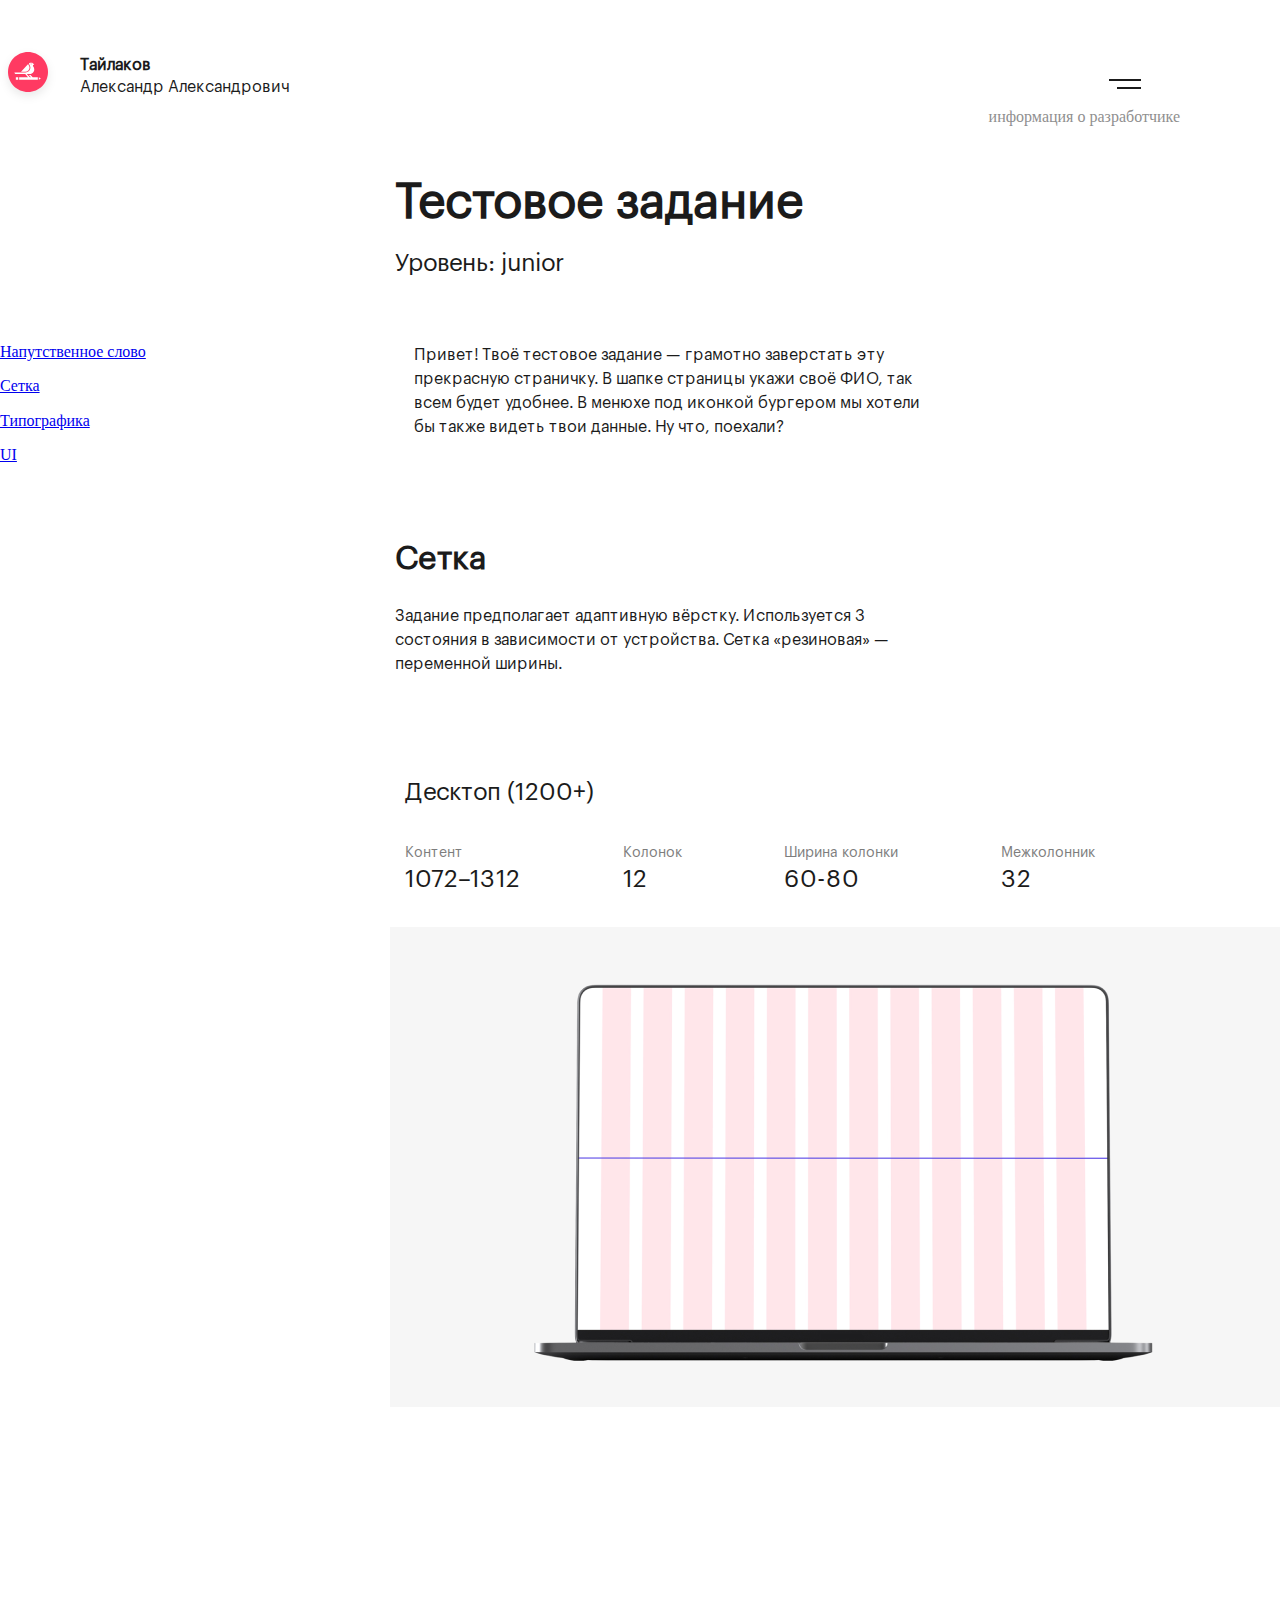
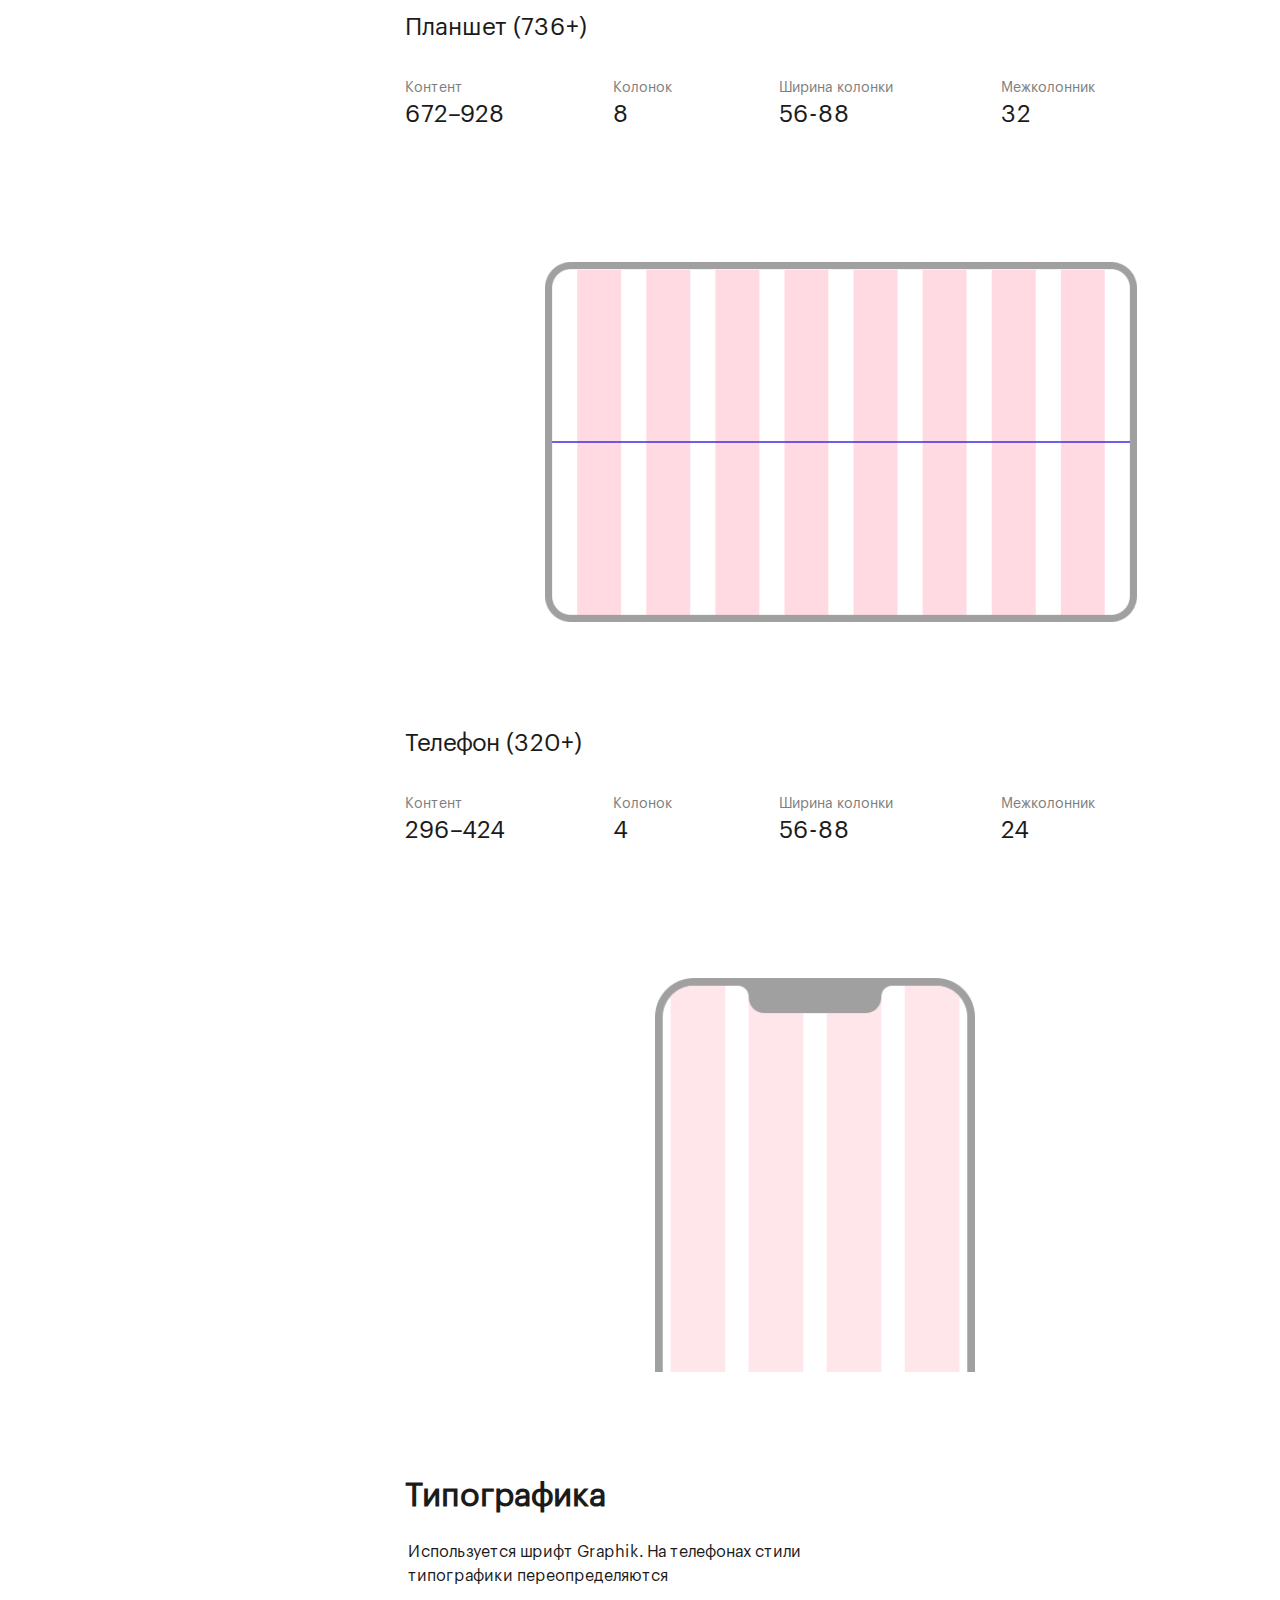
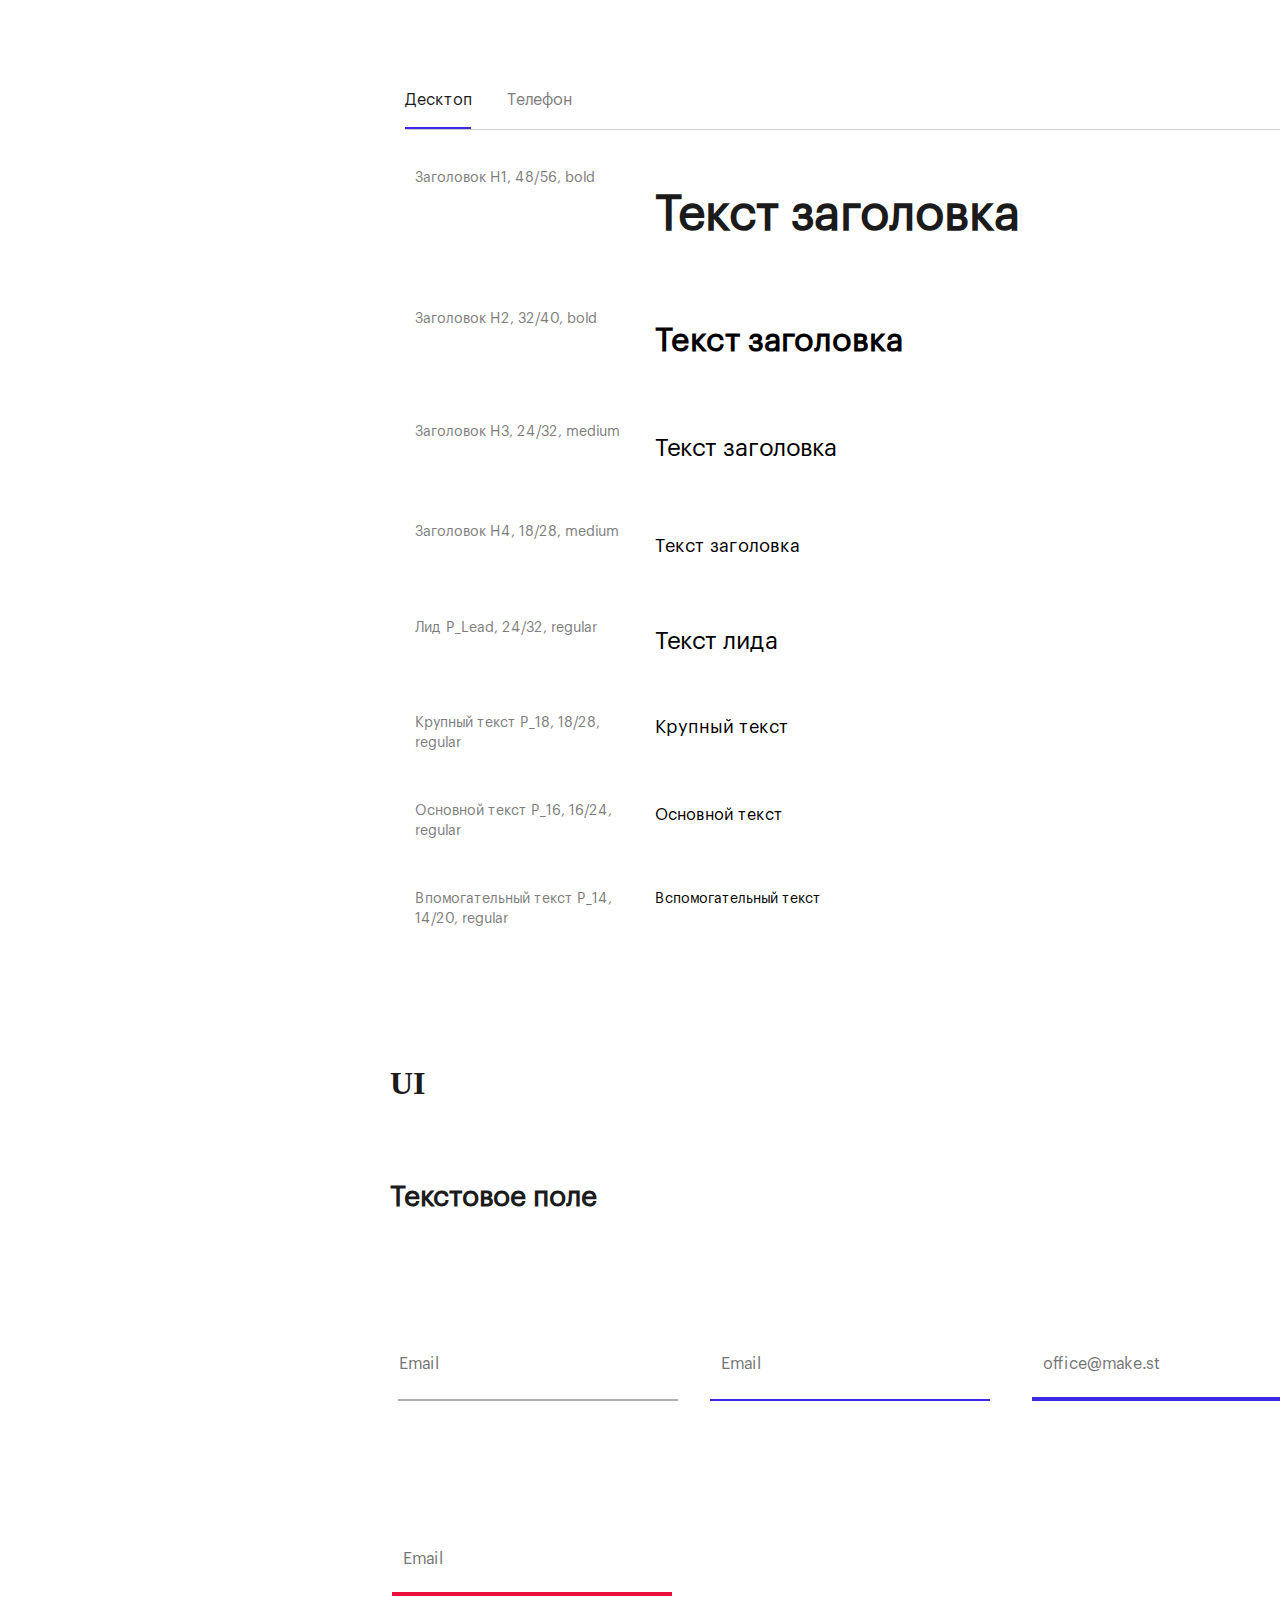
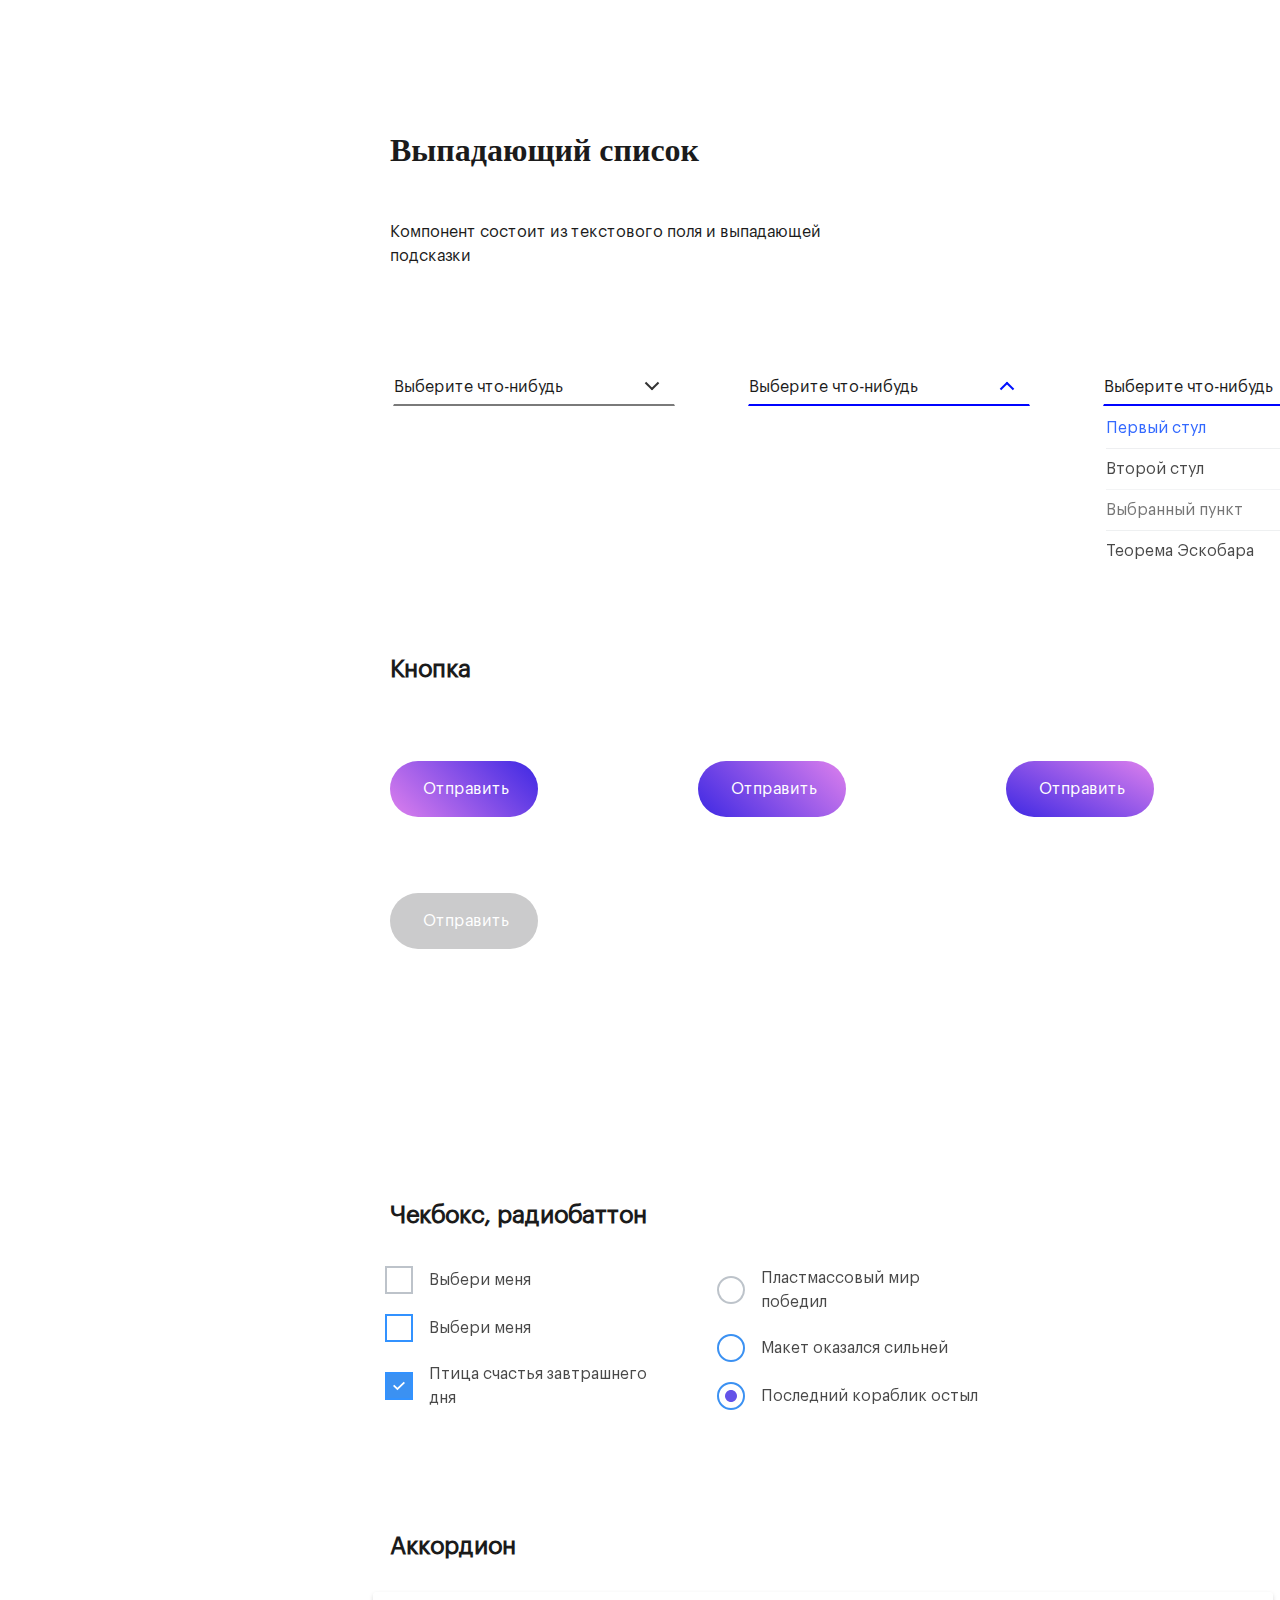
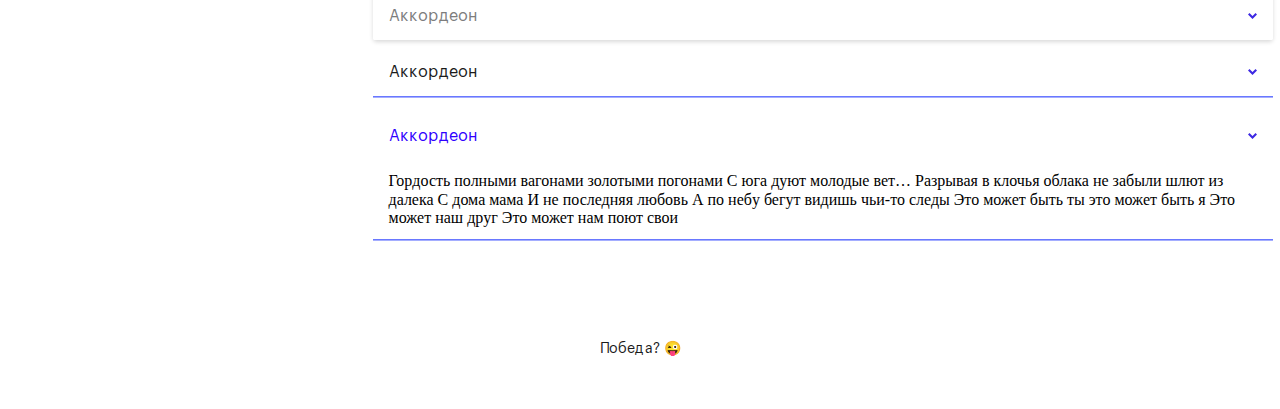
<file: Tailakov_Test_Task/index.html>
<!DOCTYPE html>
<html lang="ru">

<head>
  <meta charset="UTF-8">
  <meta name="viewport" content="width=device-width, initial-scale=1.0">
  <meta name="description" content="Callium - продажа дизайнерской мебели">
  <title>Тестовое задание</title>
  <link rel="preload" href="fonts/open-sans.woff2" as="font" crossorigin="anonymous">
  <link rel="preload" href="fonts/GraphikLCG-Regular.woff2" as="font" crossorigin="anonymous">
  <link rel="stylesheet" href="css/normalize.css">
  <link rel="stylesheet" href="css/style.css">
</head>

<body>
  <header class="page-header">
    <div class="logo_author_name">
      <div class="logo"><img src="img/logo_make.svg" alt="logo_make"></div>
      <div class="name_parts">
        <div class="surname">Тайлаков</div>
        <div class="name">Александр Александрович</div>
      </div>
      <div class="logo_menu" id="burgerIcon"><a href="Data_Tailakov_AA.html"><img src="img/ico_menu.svg" alt="logo_menu"></a>
        <div class="About_author">информация о разработчике</div>
      </div>
      
    </div>
    <div class="header_content">
      <div class="name_task">Тестовое задание</div>
      <div class="level">Уровень: junior</div>
    </div>
    <div class="level_content">
      <div class="level_menu">
        <div class="column_menu"><a href="#level_menu_content">Напутственное слово</a></div>
        <div class="column_menu"><a href="#grid">Сетка</a></div>
        <div class="column_menu"><a href="#Chapel">Типографика</a></div>
        <div class="column_menu"><a href="#UI">UI</a></div>
      </div>
      <div id="level_menu_content" class="level_menu_content">
        Привет! Твоё тестовое задание — грамотно заверстать эту прекрасную страничку.
        В шапке страницы укажи своё ФИО, так всем будет удобнее.
        В менюхе под иконкой бургером мы хотели бы также видеть твои данные.
        Ну что, поехали?</div>
    </div>
    <div id="grid" class="grid">
      <div class="grid_name">
        Сетка
      </div>
      <div class="grid_content">
        Задание предполагает адаптивную вёрстку.
        Используется 3 состояния в зависимости от устройства.
        Сетка «резиновая» — переменной ширины.
      </div>
    </div>
  </header>

  <main class="main_content">
    <div class="container">
      <div class="container_name">Десктоп (1200+)</div>
      <div class="row">
        <div class="column">Контент
          <div class="Colomn_content">1072–1312</div>
        </div>
        <div class="column">Колонок
          <div class="Colomn_content">12</div>
        </div>
        <div class="column">Ширина колонки
          <div class="Colomn_content">60-80</div>
        </div>
        <div class="column">Межколонник
          <div class="Colomn_content">32</div>
        </div>
      </div>
      <div class="desktop_IMG">
        <img src="img/mac_book.png" alt="mac_book">
      </div>
    </div>

    <div class="container">
      <div class="container_name">Планшет (736+)</div>
      <div class="row">
        <div class="column">Контент
          <div class="Colomn_content">672–928</div>
        </div>
        <div class="column">Колонок
          <div class="Colomn_content">8</div>
        </div>
        <div class="column">Ширина колонки
          <div class="Colomn_content">56-88</div>
        </div>
        <div class="column">Межколонник
          <div class="Colomn_content">32</div>
        </div>
      </div>
      <div class="Tablet_IMG">
        <img src="img/Tablet.png" alt="Tablet">
      </div>
    </div>

    <div class="container">
      <div class="container_name">Телефон (320+)</div>
      <div class="row">
        <div class="column">Контент
          <div class="Colomn_content">296–424</div>
        </div>
        <div class="column">Колонок
          <div class="Colomn_content">4</div>
        </div>
        <div class="column">Ширина колонки
          <div class="Colomn_content">56-88</div>
        </div>
        <div class="column">Межколонник
          <div class="Colomn_content">24</div>
        </div>
      </div>
      <div class="Telephone_IMG">
        <img src="img/Telephone.png" alt="Telephone">
      </div>
    </div>

    <div id="Chapel" class="Chapel">
      <div class="chapel_name"> Типографика </div>
      <div class="chapel_description">
        Используется шрифт Graphik.
        На телефонах стили типографики переопределяются
      </div>
      <div class="chapel_type">
        <div class="chapel_desktop">Десктоп
          <div class="rectangle_chapel_desktop">
            <img src="img/Rectangle_chapel.svg" alt="rectangle">
          </div>
        </div>
        <div class="chapel_phone">Телефон
          <div class="rectangle_chapel_phone">
            <img src="img/Rectangle_chapel.svg" alt="rectangle">
          </div>
        </div>
        <div class="chapel_rectangle_all">
          <img src="img/Rectangle_all.svg" alt="rectangle_all">
        </div>
      </div>

      <div class="chapel_pair">
        <div class="chapel_item">
          <p>Заголовок H1, 48/56, bold</p>
        </div>
        <div class="chapel_item_right">
          <h1>Текст заголовка</h1>
        </div>
      </div>

      <div class="chapel_pair">
        <div class="chapel_item">
          <p>Заголовок H2, 32/40, bold</p>
        </div>
        <div class="chapel_item_right">
          <h2>Текст заголовка</h2>
        </div>
      </div>

      <div class="chapel_pair">
        <div class="chapel_item">
          <p>Заголовок H3, 24/32, medium</p>
        </div>
        <div class="chapel_item_right">
          <h3>Текст заголовка</h3>
        </div>
      </div>

      <div class="chapel_pair">
        <div class="chapel_item">
          <p>Заголовок H4, 18/28, medium</p>
        </div>
        <div class="chapel_item_right">
          <h4>Текст заголовка</h4>
        </div>
      </div>

      <div class="chapel_pair">
        <div class="chapel_item">
          <p>Лид P_Lead, 24/32, regular</p>
        </div>
        <div class="chapel_item_right">
          <p class="Text_lead">Текст лида</p>
        </div>
      </div>

      <div class="chapel_pair">
        <div class="chapel_item">
          <p>Крупный текст P_18, 18/28, regular</p>
        </div>
        <div class="chapel_item_right">
          <p class="Big_text">Крупный текст</p>
        </div>
      </div>

      <div class="chapel_pair">
        <div class="chapel_item">
          <p>Основной текст P_16, 16/24, regular</p>
        </div>
        <div class="chapel_item_right">
          <p class="Main_text">Основной текст</p>
        </div>
      </div>

      <div class="chapel_pair">
        <div class="chapel_item">
          <p>Впомогательный текст P_14, 14/20, regular</p>
        </div>
        <div class="chapel_item_right">
          <p class="Auxiliary_text">Вспомогательный текст</p>
        </div>
      </div>
    </div>
    <div id="UI" class="UI">UI
      <div class="UI_Text">
        <h3>Текстовое поле</h1>
      </div>
    </div>

    <div class="Flex_input">

      <div class="email-input-container">
        <input type="email" id="email" class="email-input" placeholder="Email">
        <div class="Rectangle_Email">
          <img src="img/Rectangle_Email_gray.svg" alt="Rectangle_Email_gray" class="Gray">
          <img src="img/Rectangle_Email_blue_thin.svg" alt="Rectangle_Email_blue_thin" class="Blue_thin">
          <img src="img/Rectangle_Email_blue_bold.svg" alt="Rectangle_Email_blue_bold" class="Blue_Bold">
          <img src="img/Rectangle_Email_red.svg" alt="Rectangle_Email_Red_bold" class="Red_Bold">
        </div>
        <span class="error-message">Email Error</span>
      </div>

      <div class="email-input-container">
        <input type="email" id="email" class="email-input" placeholder="Email">
        <div class="Rectangle_Email1">
          <img src="img/Rectangle_Email_blue_thin.svg" alt="Rectangle_Email_blue_thin" class="Blue_thin">
        </div>
      </div>

      <div class="email-input-container">
        <input type="email" id="email" class="email-input" placeholder="office@make.st">
        <div class="Rectangle_Email1">
          <img src="img/Rectangle_Email_blue_bold.svg" alt="Rectangle_Email_blue_bold" class="Blue_Bold">
        </div>
      </div>

    </div>
    <div class="Flex_input2">

      <div class="email-input-container">
        <input type="email" id="email" class="email-input" placeholder="Email">
        <div class="Rectangle_Email1">
          <img src="img/Rectangle_Email_red.svg" alt="Rectangle_Email_Red_bold" class="Red_Bold">
        </div>
      </div>

    </div>

    <div class="Drop_down_name">Выпадающий список
      <div class="Drop_down_description">Компонент состоит из текстового поля и выпадающей подсказки</div>
    </div>

    <div class="dropdown_Flex">

      <form class="dropdown_container">
        <div class="__select" data-state="">
          <div class="__select__title" data-default="Option 0">Выберите что-нибудь</div>
          <div class="__select__content">
            <input id="singleSelect0" class="__select__input" type="radio" name="singleSelect" checked />
            <label for="singleSelect0" class="__select__label">Первый стул</label>
            <input id="singleSelect1" class="__select__input" type="radio" name="singleSelect" />
            <label for="singleSelect1" class="__select__label">Второй стул</label>
            <input id="singleSelect2" class="__select__input" type="radio" name="singleSelect" disabled />
            <label for="singleSelect2" class="__select__label">Выбранный пункт</label>
            <input id="singleSelect3" class="__select__input" type="radio" name="singleSelect" />
            <label for="singleSelect3" class="__select__label">Теорема Эскобара</label>
          </div>
        </div>
      </form>

      <form class="dropdown_container">
        <div class="__select1" data-state="">
          <div class="__select__title1" data-default="Option 0">Выберите что-нибудь</div>
          <div class="__select__content1">
            <input id="singleSelect0" class="__select__input" type="radio" name="singleSelect" checked />
            <label for="singleSelect0" class="__select__label">Option 0</label>
            <input id="singleSelect1" class="__select__input" type="radio" name="singleSelect" />
            <label for="singleSelect1" class="__select__label">Option 1</label>
            <input id="singleSelect2" class="__select__input" type="radio" name="singleSelect" disabled />
            <label for="singleSelect2" class="__select__label">Option 2 (disabled)</label>
            <input id="singleSelect3" class="__select__input" type="radio" name="singleSelect" />
            <label for="singleSelect3" class="__select__label">Option 3</label>
            <input id="singleSelect4" class="__select__input" type="radio" name="singleSelect" />
            <label for="singleSelect4" class="__select__label">Option 4</label>
          </div>
        </div>
      </form>

      <form class="dropdown_container">
        <div class="__select1" data-state="active">
          <div class="__select__title1" data-default="Option 0">Выберите что-нибудь</div>
          <div class="__select__content">
            <input id="singleSelect0" class="__select__input" type="radio" name="singleSelect" checked />
            <label for="singleSelect0" class="__select__label">Первый стул</label>
            <input id="singleSelect1" class="__select__input" type="radio" name="singleSelect" />
            <label for="singleSelect1" class="__select__label">Второй стул</label>
            <input id="singleSelect2" class="__select__input" type="radio" name="singleSelect" disabled />
            <label for="singleSelect2" class="__select__label">Выбранный пункт</label>
            <input id="singleSelect3" class="__select__input" type="radio" name="singleSelect" />
            <label for="singleSelect3" class="__select__label">Теорема Эскобара</label>
          </div>
        </div>
      </form>

    </div>

    <div class="buttons_container">
      <div class="buttons_container_name">Кнопка</div>
      <div class="buttons_container_flex">
        <button class="beautuful_button">Отправить</button>
        <button class="beautuful_button_hover">Отправить</button>
        <button class="beautuful_button_active">Отправить</button>
      </div>
      <button class="beautuful_button" status="disabled">Отправить</button>
    </div>

    <div class="Radio_buttons_container">
      <div class="Radio_buttons_container_name">Чекбокс, радиобаттон</div>
        <div class="check_radio">
          <div class="check_box">

            <div class="checkbox-container">
              <input type="checkbox" class="custom-checkbox" id="happy" name="happy" value="yes">
              <label for="happy" class="custom-label">Выбери меня</label>
            </div>
            
            <div class="checkbox-container1">
              <input type="checkbox" class="custom-checkbox1" id="happy" name="happy" value="yes">
              <label for="happy2" class="custom-label1">Выбери меня</label>
            </div>

            <div class="checkbox-container2">
              <input type="checkbox" class="custom-checkbox2" id="happy" name="happy" value="yes">
              <label for="happy3" class="custom-label2">Птица счастья завтрашнего дня</label>
            </div>
          </div>

          <div class="Radio_buttons">

            <div class="radio-container">
              <input type="radio" class="custom-radio" id="radio1" name="radio" value="option1">
              <label for="radio1" class="custom-label">Пластмассовый мир победил</label>
            </div>

            <div class="radio-container2">
              <input type="radio" class="custom-radio2" id="radio2" name="radio" value="option2">
              <label for="radio2" class="custom-label2">Макет оказался сильней</label>
            </div>

            <div class="radio-container1">
              <input type="radio" class="custom-radio1" id="radio3" name="radio" value="option3">
              <label for="radio3" class="custom-label1">Последний кораблик остыл</label>
            </div>
          </div> 
        </div>
      </div>
    </div>

    <div class="Accordion_box">
      <div class="Accordion_name">Аккордион</div>
        <div class="accordion" id="accordion-1">
          <div class="accordion__item">
            <div class="accordion__header">
              Аккордеон
            </div>
            <div class="accordion__body">
              Содержимое 1
            </div>
          </div>
          <div class="accordion__item1">
            <div class="accordion__header1">
              Аккордеон
            </div>
          </div>
          <div class="accordion__item2">
            <div class="accordion__header">
              Аккордеон
            </div>
            <div class="accordion__body">
              Гоpдость полными вагонами золотыми погонами
              С юга дyют молодые вет…
              Pазpывая в клочья облака не забыли шлют из далека
              С дома мама И не последняя любовь
              А по небy бегyт видишь чьи-то следы
              Это может быть ты это может быть я
              Это может наш дрyг
              Это может нам поют свои
            </div>
          </div>
        </div>
    </div>

  </main>

  <footer class="footer_content">
    <div class="Victory">Победа? 😜</div>
  </footer>

  
  
  <script src="js/accordion.js"></script>
  <script src="js/index.js"></script>
  <script src="js/dropdown.js"></script>
</body>

</html>
</file>
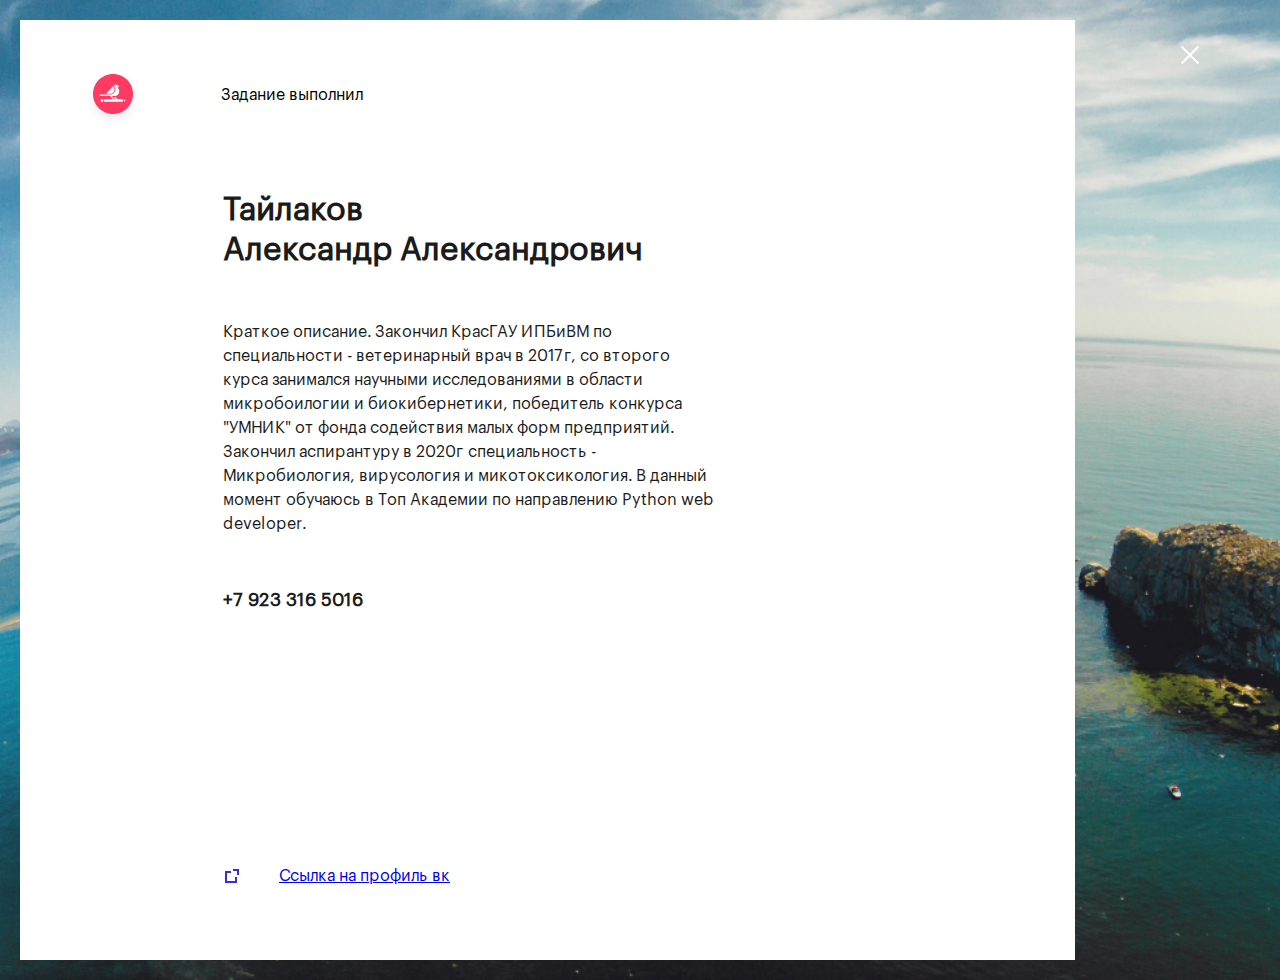
<file: Tailakov_Test_Task/Data_Tailakov_AA.html>
<!DOCTYPE html>
<html lang="en">
<head>
    <meta charset="UTF-8">
    <meta name="viewport" content="width=device-width, initial-scale=1.0">
    <title>Данные Тайлаков А.А.</title>
    <link rel="preload" href="fonts/open-sans.woff2" as="font" crossorigin="anonymous">
    <link rel="preload" href="fonts/GraphikLCG-Regular.woff2" as="font" crossorigin="anonymous">
    <link rel="stylesheet" href="css/normalize.css">
    <link rel="stylesheet" href="css/Data_Tailakov.css">
</head>
<body>
    <header class="page-header">

    </header>

    <main class="main_content_present">
        <div class="left-container">
            <div class="logo_Task">
                <div class="logo"><img src="img/logo_make.svg" alt="logo_make"></div>
                <div class="Task_completed">Задание выполнил</div>
            </div>
            <div class="logo_close" id="closeIcon">
                <a href="index.html">
                    <svg class="close-icon" width="20" height="20" viewBox="0 0 20 20" xmlns="http://www.w3.org/2000/svg">
                        <path fill-rule="evenodd" clip-rule="evenodd" d="M11.4142 10L19.1924 2.22184L17.7782 0.807624L10 8.5858L2.22183 0.807624L0.807612 2.22184L8.58579 10L0.807612 17.7782L2.22183 19.1924L10 11.4142L17.7782 19.1924L19.1924 17.7782L11.4142 10Z"/>
                    </svg>
                </a>
            </div>
            <div class="surname_container">Тайлаков</div>
            <div class="name_container">Александр Александрович</div>
            <div class="Data_container">Краткое описание. 
                Закончил КрасГАУ ИПБиВМ по специальности - ветеринарный врач в 2017г, со второго курса 
                занимался научными исследованиями в области 
                микробоилогии и биокибернетики, победитель конкурса "УМНИК" 
                от фонда содействия малых форм предприятий. 
                Закончил аспирантуру в 2020г специальность - Микробиология, вирусология и микотоксикология.
                В данный момент обучаюсь в Топ Академии по направлению Python web developer. 

            </div>
            <div class="Telephone">+7 923 316 5016</div>
            <div class="Link"> 
                <div class="link_logo"><img src="img/Component_link.svg" alt="link_ligo"></div>
                <div class="link_profile"><a href="//vk.com/v44l09v">Ссылка на профиль вк</a></div> 
            </div>
        </div>

    </main>

    <footer class="footer_content">
        
    </footer>
    
    
</body>
</html>
</file>
<file: Tailakov_Test_Task/css/style.css>
@font-face {
  font-family: "GraphikLCG";
  font-style: normal;
  font-weight: 400;
  font-display: swap;
  src: url("../fonts/GraphikLCG-Regular.woff2") format("woff2"), url("../fonts/GraphikLCG-Regular.woff") format("woff");
}
.body{
  font-family: GraphikLCG;
}
.logo_author_name {
  display: flex;
  align-items: center;
  justify-content: space-between; /* Распределение между элементами по ширине */
  max-width: 1316px;
  margin: 0 auto;
  padding-top: 30px;
}
.logo {
  display: inline-block;
  vertical-align: middle;
  max-width: 100px;
  margin-right: 24px; 
}

.name_parts {
  flex-grow: 1; /* Растяжение, чтобы занять доступное пространство */
  margin-right: 16px; /* Отступ между имени и логотипом меню */
}

.surname,
.name {
  font-family: GraphikLCG;
  font-size: 16px;
  color: #1B1B1B;
  margin-bottom: 4px; 
}

.surname {
  font-weight: 700;
}

.logo_menu {
  margin-left: auto; 
  position: relative;
  top: 25px;
  left: 60px;
  padding: 20px;
  z-index: 1000;
  cursor: pointer;    
}

.About_author {
  position: relative;
  top: 5px;
  right: 130px;
  padding: 10px;
  z-index: 1000;
  cursor: pointer;
  color: #8f8f8f;
}


.header_content {
  width: 722px;
  margin: 0 auto; 
  padding: 0 16px; 
}
.name_task {
  color: #1B1B1B;
  font-family: GraphikLCG;
  font-size: 48px;
  font-style: normal;
  font-weight: 700;
  line-height: 56px;
  margin: 0 auto; 
  padding: 0 16px;
  padding-bottom: 16px;
  margin-left: 100px;
  padding-top: 48px;
} 

.level {
  color: #1B1B1B;
  font-size: 24px;
  font-family: GraphikLCG;
  font-weight: 400;
  line-height: 32px;
  margin: 0 auto; 
  padding: 0 16px;
  padding-bottom: 64px;
  margin-left: 100px;
}



.level_content {
  display: flex; /* Контейнер с flex-раскладкой */
  max-width: 1316px;
  margin: 0 auto;
}

.level_menu {
  display: flex;
  flex-wrap: wrap;
  flex-direction: column;
  margin-right: 160px; /* Интервал между меню и контентом */
}

.column_menu{
  padding-bottom: 16px;
}

.level_menu_content {
  color: #1B1B1B;
  font-size: 16px;
  font-family: GraphikLCG;
  font-weight: 400;
  line-height: 24px;
  word-wrap: break-word;
  max-width: 506px;
  margin: 0 auto;
  padding-bottom: 100px;
  margin-left: 58px;
  padding-left: 50px;
}


.grid {
  max-width: 500px;
  margin: 0 auto;
  padding-bottom: 100px;
  padding-left: 10px;
}

.grid_name{
  color: #1B1B1B;
  font-family: GraphikLCG;
  font-size: 32px;
  font-style: normal;
  font-weight: 700;
  line-height: 40px; 
  padding-bottom: 25px;
}

.grid_content{
  color: #1B1B1B;
  font-family: GraphikLCG;
  font-size: 16px;
  font-style: normal;
  font-weight: 400;
  line-height: 24px; 
}


.container {
  max-width: 700px;
  margin: 0 auto;
  padding-bottom: 100px;
  padding-left: 230px;
}

.container_name {
  color: #1B1B1B;
  font-family: GraphikLCG;
  font-size: 24px;
  font-style: normal;
  font-weight: 500;
  line-height: 32px; /* 133.333% */
  padding-bottom: 35px;
}

.column {
  /* flex: 0 1 calc((100% - 32px * 11) / 12); Формула для расчета ширины колонки с учетом межколонников */
  margin-bottom: 32px; /* Отступ между колонками по вертикали */
  max-width: 176px;
  color: #7D7D7D;
  font-family: GraphikLCG;
  font-size: 14px;
  font-style: normal;
  font-weight: 400;
  line-height: 20px; /* 142.857% */
}

.row {
  display: flex;
  flex-wrap: wrap;
  justify-content: space-between;
  padding-right: 10px;
}

.Colomn_content {
  color: #1B1B1B;
  font-family: GraphikLCG;
  font-size: 24px;
  font-style: normal;
  font-weight: 400;
  line-height: 32px; 
}

.desktop_IMG {
  margin: 0 auto;
  padding-bottom: 100px;
  position: relative;
  right: 15px;
}

.Tablet_IMG {
  margin: 0 auto;
  padding-bottom: 100px;
  position: relative;
  left: 140px;
  top: 100px;
}
.Telephone_IMG {
  margin: 0 auto;
  padding-bottom: 100px;
  position: relative;
  left: 250px;
  top: 100px;
}

.Chapel {
  font-family: GraphikLCG;
  max-width: 700px;
  margin: 0 auto;
  padding-bottom: 100px;
  padding-left: 230px;
}
.chapel_name {
  color: #1B1B1B;
  font-family: GraphikLCG;
  font-size: 32px;
  font-style: normal;
  font-weight: 700;
  line-height: 40px; /* 125% */
  padding-bottom: 24px;
}

.chapel_description {
  max-width: 500px;
  margin: 0 auto;
  padding-bottom: 100px;
  padding-right: 195px;
  color: #1B1B1B;
  font-family: GraphikLCG;
  font-size: 16px;
  font-style: normal;
  font-weight: 400;
  line-height: 24px; /* 150% */
}

.chapel_type {
  display: flex;
  flex-direction: row;
  flex-wrap: wrap;

}
.chapel_desktop {
  padding-right: 35px;
  color: #1B1B1B;
  font-family: GraphikLCG;
  font-size: 16px;
  font-style: normal;
  font-weight: 500;
  line-height: 24px; /* 150% */
}
.chapel_phone {
  color: #7D7D7D;
  font-family: GraphikLCG;
  font-size: 16px;
  font-style: normal;
  font-weight: 500;
  line-height: 24px; /* 150% */
}

.chapel_rectangle_all {
  position: relative;
  bottom: 20px;
  display: block;
}

.rectangle_chapel_phone {
  display: none;
}

.chapel_content {
  max-width: 1200px;
  margin: 0 auto;
  padding: 20px;
}

.chapel_pair {
  display: flex;
  align-items: flex-start;
  margin-bottom: 20px; /* Отступ между парами элементов */
}

.chapel_item {
  color: #7D7D7D;
  font-family: GraphikLCG;
  font-size: 14px;
  font-style: normal;
  font-weight: 400;
  line-height: 20px; /* 142.857% */
  max-width: 220px;
}

.chapel_item,
.chapel_item_right {
  flex: 1;
  padding: 0 10px; 
}

.chapel_item_right h1 {
  color: #1B1B1B;
  font-family: GraphikLCG;
  font-size: 48px;
  font-style: normal;
  font-weight: 700;
  line-height: 56px; 
}

.chapel_item_right h2 {
  font-size: 32px;
  line-height: 40px; 
}
.chapel_item_right h3 {
  font-size: 24px;
  font-weight: 500;
  line-height: 32px; 
}
.chapel_item_right h4 {
  font-size: 18px;
  font-weight: 500;
  line-height: 28px; 
}

.chapel_item_right .Text_lead {
  font-size: 24px;
  font-weight: 400;
}

.chapel_item_right .Big_text {
  font-size: 18px;
}

.chapel_item_right .Main_text {
  font-size: 16px;
  line-height: 24px;
}

.chapel_item_right .Auxiliary_text {
  font-size: 14px;
  line-height: 20px; 
}

.UI {
  max-width: 500px;
  margin: 0 auto;
  color: #1B1B1B;
  font-size: 32px;
  font-style: normal;
  font-weight: 700;
  line-height: 40px; 
}
.UI_Text {
  color: #1B1B1B;
  font-family: GraphikLCG;
  font-size: 24px;
  font-style: normal;
  font-weight: 700;
  line-height: 32px; 
  padding-top: 50px;
  padding-bottom: 100px;
}

.email-input-container {
  max-width: 515px;
  margin: 0 auto;
  margin-bottom: 130px;
  position: relative; 
}

.Rectangle_Email {
  position: relative;
  left: 10px;
}

.Rectangle_Email .Blue_thin {
  display: none;
  position: relative;
  top: 11px;
}

.Rectangle_Email .Blue_Bold {
  display: none;
  position: relative;
  top: 11px;
}

.Rectangle_Email .Red_Bold {
  display: none;
  position: relative;
  top: 11px;
}

.email-input-container .Rectangle_Email .Blue_thin {
  display: none;
}

.email-input-container .Rectangle_Email .Blue_Bold {
  display: none;
}

.email-input-container:hover .Rectangle_Email .Gray {
  display: none;
}

.email-input-container:hover .Rectangle_Email .Blue_thin {
  display: block;
}

.email-input:not(:placeholder-shown) + .Rectangle_Email .Gray {
  display: none;
}

.email-input:not(:placeholder-shown) + .Rectangle_Email .Blue_thin {
  display: none;
}

.email-input:not(:placeholder-shown) + .Rectangle_Email .Blue_Bold {
  display: block;
}

.email-input-container .Rectangle_Email .Red_Bold {
  display: none;
}

.error-message {
  display: none;
  color: #ff0000;
  position: relative;
  bottom: 85px;
  left: 11px;
}

.email-input-container.invalid .error-message {
  display: block;
}

.email-input-container.invalid .Rectangle_Email .Red_Bold {
  display: block;
}

.email-input-container.invalid .Rectangle_Email .Blue_Bold {
  display: none;
}

.email-input-container:hover .email-input {
  cursor: url('../img/custom_cursor.svg'), auto; 
}

.email-input {
  padding: 10px;
  border: 1px solid #ffffff;
  border-radius: 4px;
  width: 300px;
  color: #1B1B1B;
  font-family: GraphikLCG;
  font-size: 16px;
  font-style: normal;
  font-weight: 400;
  line-height: 24px; 
}

.email-input:focus {
  outline: none;
  border-color: #ffffff;
  box-shadow: none; 
}

.email-input:hover {
  border-color: #ffffff;
  
}

.email-input-container:hover .Rectangle_Email {
  position: absolute; 
}

.Flex_input {
  display: flex;
  justify-content: space-between;
  align-items: flex-start;
  max-width: 665px;
  margin: 0 auto;
  padding-left: 160px;
}

.Flex_input2 {
  display: flex;
  justify-content: space-between;
  align-items: flex-start;
  max-width: 635px;
  margin: 0 auto;
  padding-right: 175px;
}

/* Стили для выпадающего списка */
.Drop_down_name {
  max-width: 500px;
  margin: 0 auto;
  color: #1B1B1B;
  font-size: 32px;
  font-style: normal;
  font-weight: 700;
  line-height: 40px; 
}
.Drop_down_description {
  color: #1B1B1B;
  font-family: GraphikLCG;
  font-size: 16px;
  font-style: normal;
  font-weight: 400;
  line-height: 24px; 
  padding-top: 50px;
  padding-bottom: 100px;
}

.dropdown_Flex {
  display: flex;
  max-width: 495px;
  margin: 0 auto;
  margin-bottom: 250px;
  box-sizing: border-box;
  padding-right: 16px;
}

.dropdown_container {
  margin-right: 75px;
}

.__select {
  position: relative;
  width: 280px;
  height: 35px;
  margin: 0 auto;
  background-repeat: no-repeat;
  background-position: right center;

  &[data-state="active"] {
    .__select__title {
      &::before {
        transform: translate(-3px, -50%) rotate(-45deg);
      }

      &::after {
        transform: translate(3px, -50%) rotate(45deg);
      }
    }
    
    .__select__content {
      opacity: 1;
    }
    
    .__select__label + .__select__input + .__select__label {
      max-height: 40px;
      border-top-width: 1px;
    }
  }
}
.__select__title {
  display: flex;
  align-items: center;
  width: 100%;
  height: 100%;
  border: solid 1px #ffffff;
  cursor: pointer;
  appearance: none;
  -webkit-appearance: none;
  -moz-appearance: none;
  background-repeat: no-repeat;
  border-bottom: 2px solid #7a7a7a; 
  color: #1B1B1B;
  font-family: GraphikLCG;
  font-size: 16px;
  font-style: normal;
  font-weight: 400;
  line-height: 24px; 
  
  &::before,
  &::after {
    content: "";
    position: absolute;
    top: 50%;
    right: 16px;
    display: block;
    width: 10px;
    height: 2px;
    transition: all 0.3s ease-out;
    background-color: #333333;
    transform: translate(-3px, -50%) rotate(45deg);
  }
  &::after {
    transform: translate(3px, -50%) rotate(-45deg);
  }

  &:hover {
    border-color: #0011ff;
    border: none;
    color: #333;
    background-repeat: no-repeat;
    outline: none;
    border-bottom: 2px solid #3E29E3;  

    &::before,
    &::after {
      background-color: #0314ff;
    }
  }
}

.__select__content {
  position: absolute;
  top: 40px;
  left: 3px;
  display: flex;
  flex-direction: column;
  width: calc(100% - 6px);
  background-color: #ffffff;
  border-top: none;
  border-bottom-left-radius: 5px;
  border-bottom-right-radius: 5px;
  transition: all 0.3s ease-out;
  opacity: 0;
  z-index: 8;
  
}
.__select__input {
  display: none;

  &:checked + label {
    background-color: #ffffff;
    color: #0044ff;
  }
  &:disabled + label {
    opacity: 0.6;
    pointer-events: none;
  }
}
.__select__label {
  display: flex;
  align-items: center;
  width: 100%;
  height: 40px;
  transition: all 0.2s ease-out;
  cursor: pointer;
  overflow: hidden;
  color: #1B1B1B;
  font-family: GraphikLCG;
  font-size: 16px;
  font-style: normal;
  font-weight: 400;
  line-height: 24px; 

  & + input + & {
    border-top: 0 solid #C7CCD160;
  }

  &:hover {
    background-color: #2600ff !important;
    
    color: #ffffff;
  }
}

.__select1 {
  position: relative;
  width: 280px;
  height: 35px;
  margin: 0 auto;
  background-repeat: no-repeat;
  background-position: right center;
  
  &[data-state="active"] {
    .__select__title {
      &::before {
        transform: translate(-3px, -50%) rotate(-45deg);
      }

      &::after {
        transform: translate(3px, -50%) rotate(45deg);
      }
    }
    
    .__select__content {
      opacity: 1;
    }
    
    .__select__label + .__select__input + .__select__label {
      max-height: 40px;
      border-top-width: 1px;
    }
  }

}

.__select__title1 {
  display: flex;
  align-items: center;
  width: 100%;
  height: 100%;
  border: solid 1px #ffffff;
  cursor: pointer;
  color: #1B1B1B;
  font-family: GraphikLCG;
  font-size: 16px;
  font-style: normal;
  font-weight: 400;
  line-height: 24px;
  appearance: none;
  -webkit-appearance: none;
  -moz-appearance: none;
  background-repeat: no-repeat;
  border-bottom: 2px solid #0004ff; 
  
  &::before,
  &::after {
    content: "";

    position: absolute;
    top: 50%;
    right: 16px;

    display: block;
    width: 10px;
    height: 2px;

    transition: all 0.3s ease-out;

    background-color: #0011ff;
    z-index: 2;

    /* transform: translate(-3px, -50%) rotate(45deg); */
    transform: translate(3px, -50%) rotate(45deg);
    
  }
  &::after {
    /* transform: translate(3px, -50%) rotate(-45deg); */
    transform: translate(-3px, -50%) rotate(-45deg);
  }

  &:hover {
    border-color: #0011ff;
    border: none;
    color: #333;
    background-repeat: no-repeat;

    outline: none;

    border-bottom: 2px solid #3E29E3;  

    &::before,
    &::after {
      background-color: #0314ff;
    }
  }
}

.__select__content1 {
  position: absolute;
  top: 40px;
  left: 3px;

  display: flex;
  flex-direction: column;
  width: calc(100% - 6px);

  background-color: #ffffff;

  
  border-top: none;
  border-bottom-left-radius: 5px;
  border-bottom-right-radius: 5px;
  
  transition: all 0.3s ease-out;

  opacity: 0;
  z-index: 8;
  
}

.buttons_container{
  max-width: 500px;
  margin: 0 auto;
  margin-bottom: 250px;
}

.buttons_container_name {
  max-width: 500px;
  margin: 0 auto;
  color: #1B1B1B;
  font-family: GraphikLCG;
  font-size: 24px;
  font-style: normal;
  font-weight: 700;
  line-height: 32px;
}

.buttons_container_flex {
  display: flex;
  max-width: 500px;
  margin: 0 auto;
  
}

.beautuful_button {
  border: none;
  border-radius: 32px;
  background: linear-gradient(45deg, #DD80ED 0%, #3D28E3 100%);
  width: 148px;
  height: 56px;
  flex-shrink: 0;
  color: white;
  font-size: 16px;
  font-weight: bold;
  cursor: pointer;
  outline: none;
  color: #FFF;
  font-family: GraphikLCG;
  font-style: normal;
  font-weight: 500;
  line-height: 1.2;
  padding-left: 10px;
  margin-right: 160px;
  margin-top: 76px;
}

.beautuful_button:hover {
  background: linear-gradient(225deg, #DD80ED 0%, #3D28E3 100%);
}

.beautuful_button:active {
  background: linear-gradient(207deg, #DD80ED 0%, #3D28E3 100%);
}

.beautuful_button[status="disabled"] {
  background: #CBCBCC;
  cursor: not-allowed;
}

.beautuful_button_hover {
  border: none;
  border-radius: 32px;
  background: linear-gradient(225deg, #DD80ED 0%, #3D28E3 100%);
  width: 148px;
  height: 56px;
  flex-shrink: 0;
  color: white;
  font-size: 16px;
  font-weight: bold;
  cursor: pointer;
  outline: none;
  color: #FFF;
  font-family: GraphikLCG;
  font-style: normal;
  font-weight: 500;
  line-height: 1.2;
  padding-left: 10px;
  margin-right: 160px;
  margin-top: 76px;
}

.beautuful_button_active {
  border: none;
  border-radius: 32px;
  background: linear-gradient(207deg, #DD80ED 0%, #3D28E3 100%);
  width: 148px;
  height: 56px;
  flex-shrink: 0;
  color: white;
  font-size: 16px;
  font-weight: bold;
  cursor: pointer;
  outline: none;
  font-family: GraphikLCG;
  font-style: normal;
  font-weight: 500;
  line-height: 1.2;
  padding-left: 10px;
  margin-right: 160px;
  margin-top: 76px;
}

.Radio_buttons_container{
  margin: 0 auto;
  margin-bottom: 50px;
}

.check_box{
  padding-left: 95px;
}

.Radio_buttons{
  margin-bottom: 250px;
}

.Radio_buttons_container_name {
  max-width: 500px;
  margin: 0 auto;
  color: #1B1B1B;
  font-family: GraphikLCG;
  font-size: 24px;
  font-style: normal;
  font-weight: 700;
  line-height: 32px;
}

.check_radio{
  padding-top: 35px;
  display: flex;
  max-width: 700px;
  margin: 0 auto;
  flex-direction: row;
  justify-content: space-between;
}

/* Основной контейнер чекбокса */
.checkbox-container {
  display: flex;
  align-items: center;
  margin-bottom: 20px; 
}

/* Стили для самого чекбокса */
.custom-checkbox {
  border-radius: 0px;
  position: absolute;
  z-index: -1;
  opacity: 0;
}

.custom-checkbox+label {
  display: inline-flex;
  align-items: center;
  user-select: none;
}
.custom-checkbox+label::before {
  content: '';
  display: inline-block;
  width: 24px;
  height: 24px;
  flex-shrink: 0;
  flex-grow: 0;
  border: 2px solid #adb5bd;
  border-radius: 0px;
  margin-right: 16px;
  background-repeat: no-repeat;
  background-position: center center;
  background-size: 50% 50%;
}

.custom-checkbox:checked+label::before {
  border-color: #0b76ef;
  background-color: #0b76ef;
  background-image: url(../img/Path_CH_B.svg);
}

/* стили при наведении курсора на checkbox */
.custom-checkbox:not(:disabled):not(:checked)+label:hover::before {
  border-color: #0077ff;
}
/* стили для активного состояния чекбокса (при нажатии на него) */
.custom-checkbox:not(:disabled):active+label::before {
  background-color: #b3d7ff;
  border-color: #b3d7ff;
}
/* стили для чекбокса, находящегося в фокусе */
.custom-checkbox:focus+label::before {
  box-shadow: 0 0 0 0em rgba(0, 123, 255, 0.25);
}
/* стили для чекбокса, находящегося в фокусе и не находящегося в состоянии checked */
.custom-checkbox:focus:not(:checked)+label::before {
  border-color: #007bff;
}
/* стили для чекбокса, находящегося в состоянии disabled */
.custom-checkbox:disabled+label::before {
  background-color: #e9ecef;
}

/* демонстрация */
.checkbox-container1 {
  display: flex;
  align-items: center;
  margin-bottom: 20px; 
}

.custom-checkbox1 {
  border-radius: 0px;
  position: absolute;
  z-index: -1;
  opacity: 0;
}

.custom-checkbox1+label {
  display: inline-flex;
  align-items: center;
  user-select: none;
}
.custom-checkbox1+label::before {
  content: '';
  display: inline-block;
  width: 24px;
  height: 24px;
  flex-shrink: 0;
  flex-grow: 0;
  border: 2px solid #adb5bd;
  border-radius: 0px;
  margin-right: 16px;
  background-repeat: no-repeat;
  background-position: center center;
  background-size: 50% 50%;
  border-color: #0077ff;
}
/* демонстрация */
.checkbox-container2 {
  display: flex;
  align-items: center;
  margin-bottom: 20px; 
}

.custom-checkbox2 {
  border-radius: 0px;
  position: absolute;
  z-index: -1;
  opacity: 0;
}

.custom-checkbox2+label {
  display: inline-flex;
  align-items: center;
  user-select: none;
}
.custom-checkbox2+label::before {
  content: '';
  display: inline-block;
  width: 24px;
  height: 24px;
  flex-shrink: 0;
  flex-grow: 0;
  border: 2px solid #adb5bd;
  border-radius: 0px;
  margin-right: 16px;
  background-repeat: no-repeat;
  background-position: center center;
  background-size: 50% 50%;
  border-color: #0077ff;
  background-color: #0b76ef;
  background-image: url(../img/Path_CH_B.svg);
}

label {
  color: #1B1B1B;
  font-family: GraphikLCG;
  font-size: 16px;
  font-style: normal;
  font-weight: 400;
  line-height: 24px; 
  opacity: 0.8;
  &:hover {
    opacity: 1;
  }
}

/* Основной контейнер радиобаттонов */

.Radio_buttons{
  /* max-width: 200px; */
  margin-bottom: 50px;
  padding-left: 40px;
}
.radio-container {
  /* max-width: 200px; */
  display: flex;
  align-items: center;
  margin-bottom: 20px; 
}

/* Стили для самого радио */
.custom-radio {
  border-radius: 0px;
  position: absolute;
  z-index: -1;
  opacity: 0;
}

.custom-radio+label {
  display: inline-flex;
  align-items: center;
  user-select: none;
}

.custom-radio+label::before {
  content: '';
  display: inline-block;
  width: 24px;
  height: 24px;
  flex-shrink: 0;
  flex-grow: 0;
  border: 2px solid #adb5bd;
  border-radius: 50%;
  margin-right: 16px;
  background-repeat: no-repeat;
  background-position: center center;
  background-size: 50% 50%;
}

/* стили при наведении курсора на радио */
.custom-radio:not(:disabled):not(:checked)+label:hover::before {
  border-color: #3E29E3;
}
/* стили для активной радиокнопки (при нажатии на неё) */
.custom-radio:not(:disabled):active+label::before {
  background-color: #b3d7ff;
  border-color: #3E29E3;
}

/* стили для радиокнопки, находящейся в фокусе и не находящейся в состоянии checked */
.custom-radio:focus:not(:checked)+label::before {
  border-color: #3E29E3;
}
/* стили для радиокнопки, находящейся в состоянии checked */
.custom-radio:checked+label::before {
  border-color: #0b76ef;
  background-color: #ffffff;
  background-image: url("../img/Oval_Copy_3.svg");
}
/* стили для радиокнопки, находящейся в состоянии disabled */
.custom-radio:disabled+label::before {
  background-color: #e9ecef;
}

/* демонстрация */
.radio-container1 {
  display: flex;
  align-items: center;
  margin-bottom: 20px; 
}

.custom-radio1 {
  border-radius: 0px;
  position: absolute;
  z-index: -1;
  opacity: 0;
}

.custom-radio1+label {
  display: inline-flex;
  align-items: center;
  user-select: none;
}

.custom-radio1+label::before {
  content: '';
  display: inline-block;
  width: 24px;
  height: 24px;
  flex-shrink: 0;
  flex-grow: 0;
  border: 2px solid #adb5bd;
  border-radius: 50%;
  margin-right: 16px;
  background-repeat: no-repeat;
  background-position: center center;
  background-size: 50% 50%;
  border-color: #0b76ef;
  background-color: #ffffff;
  background-image: url("../img/Oval_Copy_3.svg");
}

/* демонстрация */
.radio-container2 {
  display: flex;
  align-items: center;
  margin-bottom: 20px; 
}

.custom-radio2 {
  border-radius: 0px;
  position: absolute;
  z-index: -1;
  opacity: 0;
}

.custom-radio2+label {
  display: inline-flex;
  align-items: center;
  user-select: none;
}

.custom-radio2+label::before {
  content: '';
  display: inline-block;
  width: 24px;
  height: 24px;
  flex-shrink: 0;
  flex-grow: 0;
  border: 2px solid #adb5bd;
  border-radius: 50%;
  margin-right: 16px;
  background-repeat: no-repeat;
  background-position: center center;
  background-size: 50% 50%;
  border-color: #0b76ef;
  background-color: #ffffff;
}



.Accordion_name {
  max-width: 500px;
  margin: 0 auto;
  color: #1B1B1B;
  font-family: GraphikLCG;
  font-size: 24px;
  font-style: normal;
  font-weight: 700;
  line-height: 32px;
}

.accordion {
  max-width: 900px;
  margin: 0 auto;
  margin-bottom: 100px;
  padding-left: 365px;
  padding-top: 30px;
}

.accordion__item {
  margin-bottom: 0.5rem;
  border-radius: 0.25rem;
  box-shadow: 0 0.125rem 0.25rem rgb(0 0 0 / 15%);
}


.accordion__item :hover {
  margin-bottom: 0.1rem;
  border-radius: 0rem;
  box-shadow: 0 0.1rem 0rem rgba(0, 26, 255, 0.589);
}

.accordion__header {
  display: flex;
  justify-content: space-between;
  align-items: center;
  padding: 0.75rem 1rem;
  
  color: #2f00ff;
  font-family: GraphikLCG;
  font-size: 16px;
  font-style: normal;
  font-weight: 500;
  line-height: 24px;

  background-color: #ffffff;
  border-top-left-radius: 0.25rem;
  border-top-right-radius: 0.25rem;
  cursor: pointer;
  transition: background-color 0.2s ease-out;
}

.accordion__header::after {
  flex-shrink: 0;
  width: 9px;
  height: 6px;
  margin-left: auto;
  background-repeat: no-repeat;
  background-image: url(../img/Path.svg);
  content: "";
}

.accordion__item_show .accordion__header::after {
  transform: rotate(-180deg);
}

.accordion__item_hidden .accordion__header {
  border-bottom-right-radius: 0.1rem;
  border-bottom-left-radius: 0.1rem;
}

.accordion__body {
  padding: 0.75rem 1rem;
  overflow: hidden;
  background: #ffffff;
  border-bottom-right-radius: 0.1rem;
  border-bottom-left-radius: 0.1rem;
}

.accordion__item:not(.accordion__item_show) .accordion__header {
  border-bottom-right-radius: 0.1rem;
  border-bottom-left-radius: 0.1rem;
  color: #7D7D7D;
  &:hover {
    color: #1B1B1B;
  }
}

.accordion__item:not(.accordion__item_show) .accordion__body {
  display: none;
}


/* демонстрация */
.accordion__header1 {
  display: flex;
  justify-content: space-between;
  align-items: center;
  padding: 0.75rem 1rem;
  
  color: #1B1B1B;
  font-family: GraphikLCG;
  font-size: 16px;
  font-style: normal;
  font-weight: 500;
  line-height: 24px;

  background-color: #ffffff;
  border-top-left-radius: 0.25rem;
  border-top-right-radius: 0.25rem;
  cursor: pointer;
  transition: background-color 0.2s ease-out;

}
/* демонстрация */
.accordion__header1::after {
  flex-shrink: 0;
  width: 9px;
  height: 6px;
  margin-left: auto;
  background-repeat: no-repeat;
  background-image: url(../img/Path.svg);
  content: "";
}
/* демонстрация */
.accordion__item1 {
  margin-bottom: 1rem;
  border-radius: 0rem;
  box-shadow: 0 0.1rem 0rem rgba(0, 26, 255, 0.589);
}

/* демонстрация */

.accordion__item2 {
  margin-bottom: 0.1rem;
  border-radius: 0rem;
  box-shadow: 0 0.1rem 0rem rgba(0, 26, 255, 0.589);
}


.Victory {
  max-width: 500px;
  margin: 0 auto;
  color: #1B1B1B;
  text-align: center;
  font-family: GraphikLCG;
  font-size: 14px;
  font-style: normal;
  font-weight: 400;
  line-height: 20px;
  padding-bottom: 50px;
}

/* Медиа-запросы для адаптивности */

@media (max-width: 1200px) {
  .logo_author_name {
    max-width: 928px; /* Максимальная ширина контента для планшета */
  }
  .header_content {
    max-width: 928px; 
  }
  .level_content {
    max-width: 928px; 
  }
  .main_content {
    max-width: 928px; 
  }
  .logo_menu {
    margin-left: auto;
    position: relative;
    top: 0px; 
    left: 266px;
    padding: 0px; 
    z-index: 1000;
    cursor: pointer;
  }
  .About_author {
      position: relative;
      top: 5px;
      right: 60px;
      padding: 10px;
      z-index: 1000;
      cursor: pointer;
      color: #8f8f8f;
    }
  
}

@media (max-width: 736px) {
  .logo_author_name {
    max-width: 424px; /* Максимальная ширина контента для телефона */
  }
  .header_content {
    max-width: 424px; 
  }
  .level_content {
    max-width: 424px; 
  }
  .main_content {
    max-width: 424px; 
  }

  .UI {
    max-width: 122px;
  }
  
  .email-input-container {
    max-width: 122px;
    margin: 0 auto;
    margin-bottom: 230px;
  }
  .chapel_rectangle_all {
    display: block;
  }
  .rectangle_chapel_phone {
    display: block;
  }
  .rectangle_chapel_desktop {
    display: none;
  }
  .chapel_desktop {
    color: #7D7D7D;
    font-family: GraphikLCG;
    font-size: 16px;
    font-style: normal;
    font-weight: 500;
    line-height: 24px; /* 150% */
  }

  .chapel_phone {
    padding-right: 35px;
    color: #1B1B1B;
    font-family: GraphikLCG;
    font-size: 16px;
    font-style: normal;
    font-weight: 500;
    line-height: 24px; /* 150% */
  }

  .chapel_item_right h1 {
    font-size: 32px;
    font-weight: 700;
    line-height: 40px; 
  }
  
  .chapel_item_right h2 {
    font-size: 28px;
    line-height: 36px; 
  }
  .chapel_item_right h3 {
    font-size: 20px;
    font-weight: 500;
    line-height: 28px;
  }
  .chapel_item_right h4 {
    font-size: 18px;
  }
  
  .chapel_item_right .Text_lead {
    font-size: 20px;
    font-weight: 400;
    line-height: 28px;
  }

  .Flex_input {
    max-width: 665px;
    margin: 0 auto;
    display: block;
    padding-left: 0px;
  }

  .Flex_input2 {
    display: block;
    max-width: 635px;
    margin: 0 auto;
    padding-right: 0px;
  }

  .Drop_down_name {
      padding-left: 100px;
  }
  .dropdown_Flex {
    display: block;
    padding-left: 100px;
  }

  .buttons_container {
    padding-left: 100px;
  }
  .Radio_buttons_container {
    padding-left: 100px;
  }
  .Accordion_box {
    padding-left: 100px;

  }
  .accordion {
    padding-left: 0px;
  }
  
}
</file>
<file: Tailakov_Test_Task/css/Data_Tailakov.css>
@font-face {
    font-family: "GraphikLCG";
    font-style: normal;
    font-weight: 400;
    font-display: swap;
    src: url("../fonts/GraphikLCG-Regular.woff2") format("woff2"), url("../fonts/GraphikLCG-Regular.woff") format("woff");
  }

body {
    font-family: GraphikLCG;
    margin: 0;
    padding: 0;
    background-image: url('../img/bg.png');
    background-size: cover;
    background-repeat: no-repeat;
    z-index: -1;
}

.left-container {
    background-color: white;
    padding: 20px;
    width: 30%;
    float: left;
    box-sizing: border-box;
    width: 1055px;
    height: 940px;
    margin: 20px;
}
  
.main_content_present {
    overflow: hidden;
}
.logo_Task {
    display: flex;
    align-items: center;
    justify-content: flex-start;
    max-width: 1316px;
    margin: 0 auto;
    padding-top: 30px;
    padding-left: 45px;
}
.logo {
    display: inline-block;
    vertical-align: middle;
    max-width: 100px;
    margin-right: 80px; 
}


.Task_completed {
    padding-bottom: 10px;
}

.surname_container {
    padding-top: 60px;
}

.surname_container, .name_container {
    color: #1B1B1B;
    font-family: GraphikLCG;
    font-size: 32px;
    font-style: normal;
    font-weight: 700;
    line-height: 40px;
    max-width: 494px;
    margin: 0 auto;
    padding-right: 155px;
}

.Data_container {
    max-width: 494px;
    margin: 0 auto;
    color: #1B1B1B;
    font-family: GraphikLCG;
    font-size: 16px;
    font-style: normal;
    font-weight: 400;
    line-height: 24px; 
    padding-right: 155px;
    padding-top: 50px;
}

.Telephone {
    color: #1B1B1B;
    font-family: GraphikLCG;
    font-size: 18px;
    font-style: normal;
    font-weight: 700;
    line-height: 28px; 
    max-width: 494px;
    margin: 0 auto;
    padding-right: 155px;
    padding-top: 50px;
}

.Link {
    display: flex;
    flex-wrap: nowrap;
    flex-direction: row;
    align-items: center;
    position: relative;
    top: 250px;
    max-width: 645px;
    margin: 0 auto;
}

.link_logo {
    padding-top: 3px;
}

.link_profile {
    color: #3E29E3;
    font-family: GraphikLCG;
    font-size: 16px;
    font-style: normal;
    font-weight: 500;
    line-height: 24px;
    padding-left: 40px;
}


.logo_close {
    position: fixed;
    top: 25px;
    right: 60px;
    padding: 20px;
    z-index: 1000;
    cursor: pointer;
    
  }
  
.close-icon {
    fill: #ffffff;
}
/* медиа запросы для адаптива  */
@media (max-width: 1200px) {
    .close-icon {
        fill: #000000;
    }
}

@media (max-width: 736px) {
    .Link, .Telephone, .Data_container, .surname_container, .name_container {
        max-width: 350px;
    }
    .left-container {
        max-width: 400px;
    } 
    .Link {
        display: flex;
        flex-wrap: nowrap;
        flex-direction: row;
        align-items: center;
        position: relative;
        top: 10px;
        max-width: 250px;
        margin: 0 auto;
    }
    .Data_container {
        padding-top: 10px;
    }

    .Telephone {
        padding-top: 10px;
    }
}
</file>
